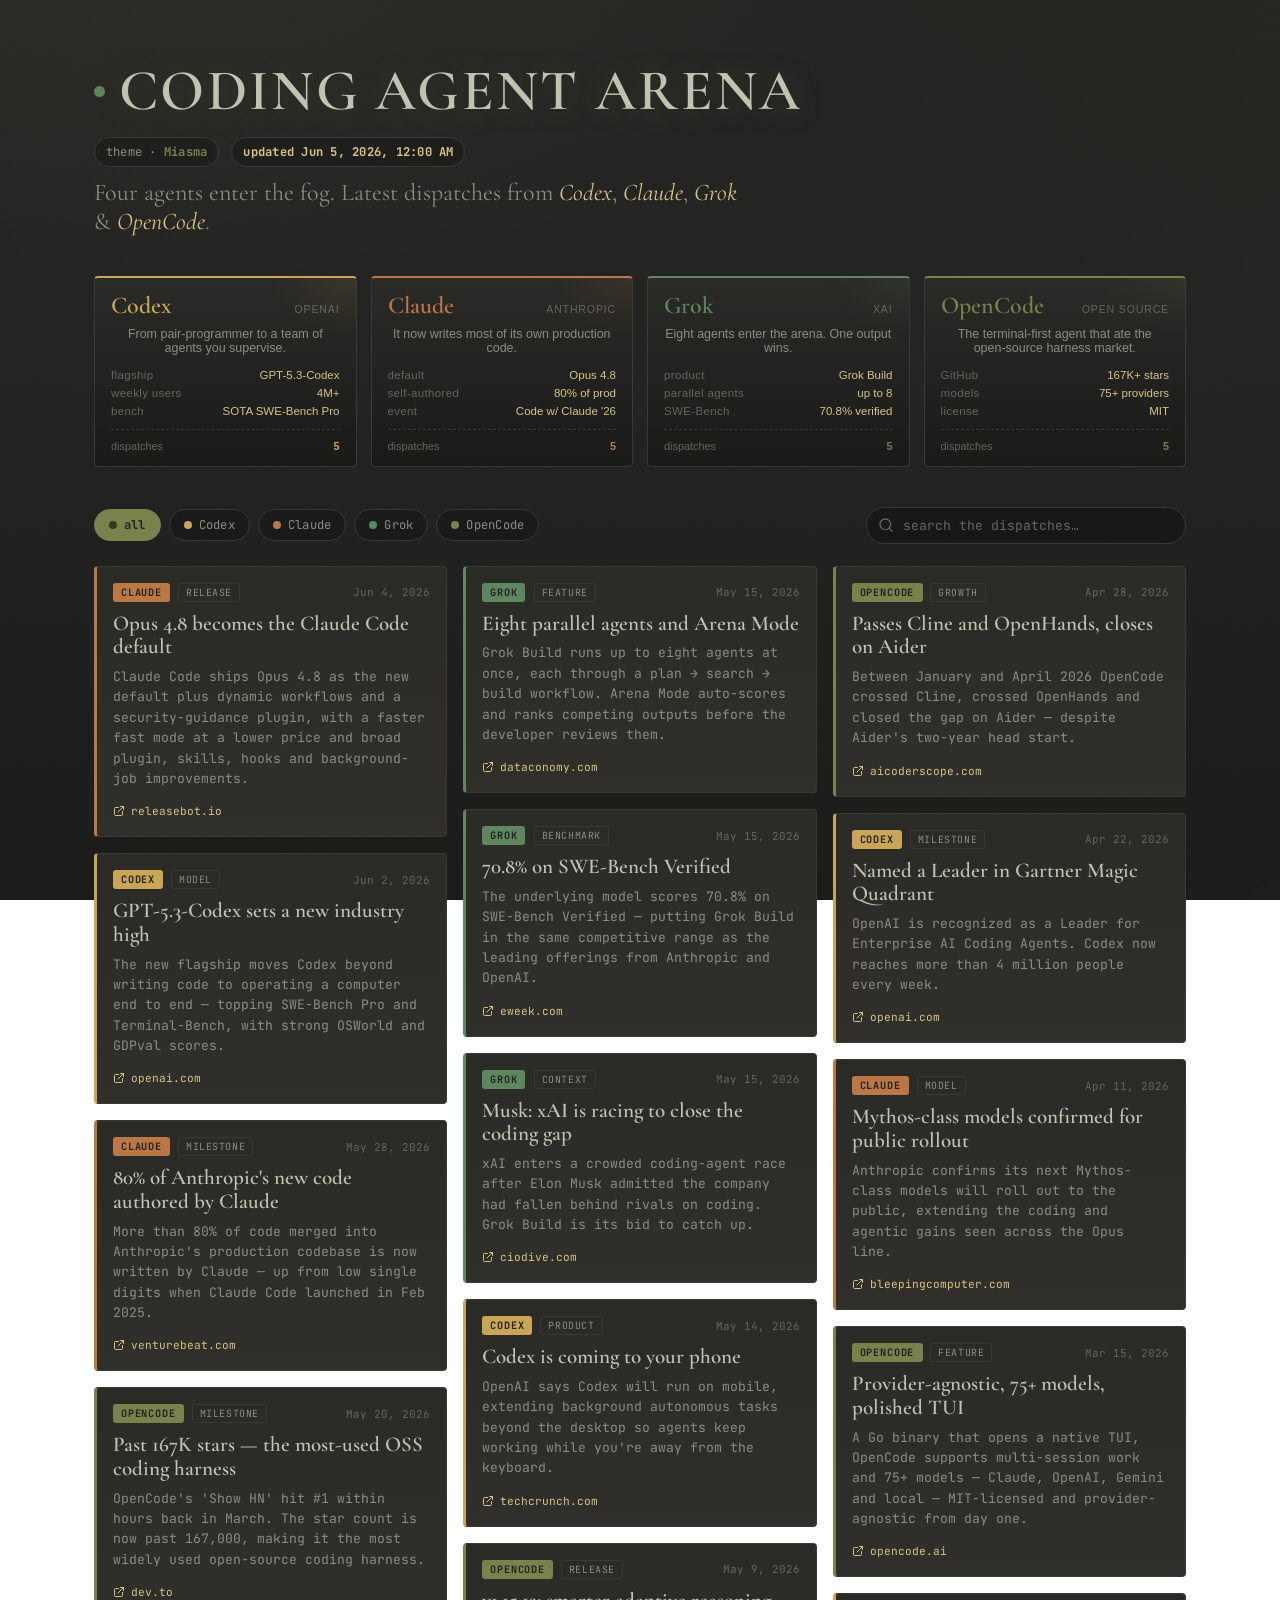
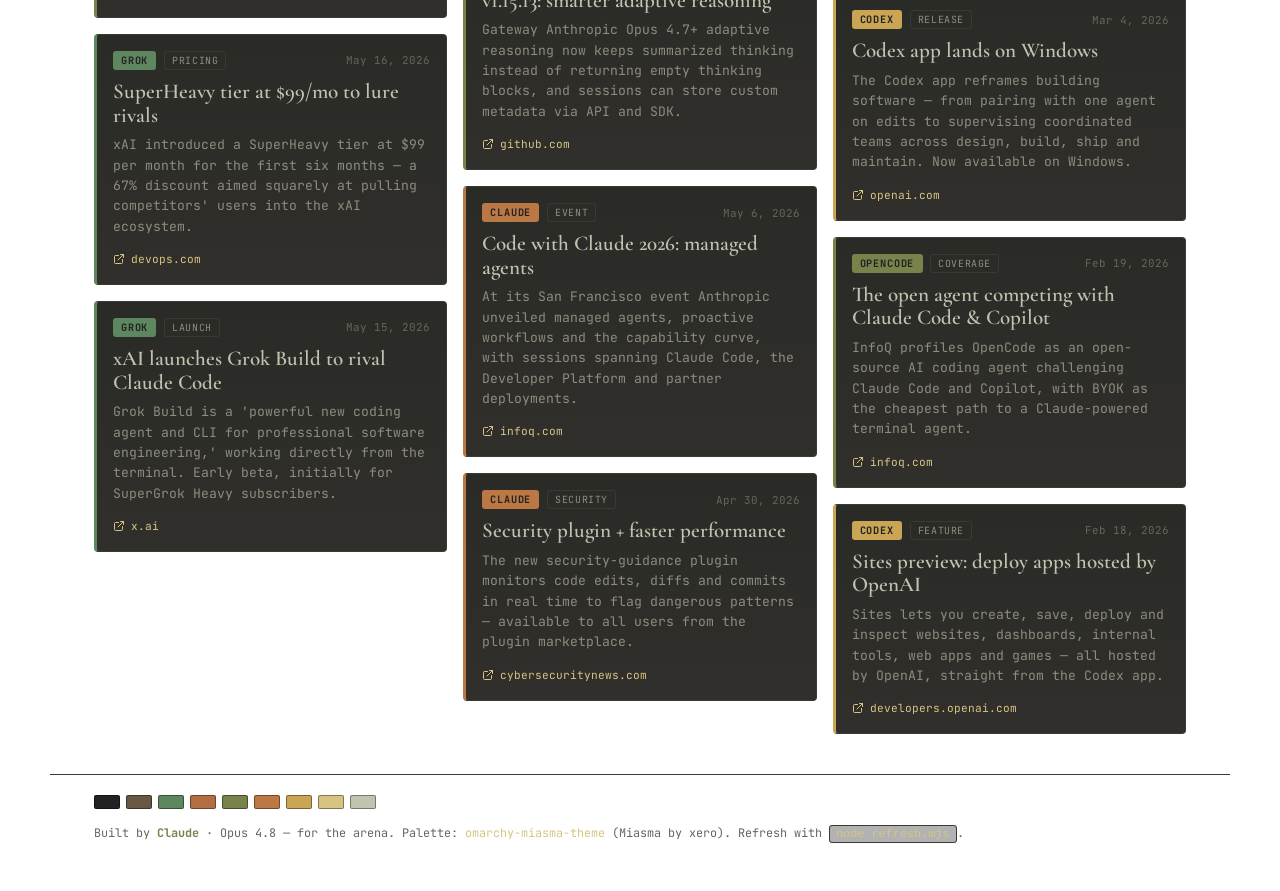
<file: claude/index.html>
<!DOCTYPE html>
<html lang="en">
<head>
  <meta charset="UTF-8" />
  <meta name="viewport" content="width=device-width, initial-scale=1.0" />
  <title>Miasma · Coding Agent Arena</title>
  <meta name="description" content="Latest news on four coding agents — Codex, Claude, Grok, OpenCode — wrapped in the Miasma theme." />

  <!-- Fonts: networked, with solid system fallbacks so file:// still looks right -->
  <link rel="preconnect" href="https://fonts.googleapis.com" />
  <link rel="preconnect" href="https://fonts.gstatic.com" crossorigin />
  <link
    href="https://fonts.googleapis.com/css2?family=Cormorant+Garamond:ital,wght@0,500;0,600;1,500&family=JetBrains+Mono:wght@400;500;700&display=swap"
    rel="stylesheet"
  />
  <link rel="stylesheet" href="styles.css" />
</head>
<body>
  <!-- drifting fog layers -->
  <div class="fog" aria-hidden="true">
    <span class="fog__layer fog__layer--1"></span>
    <span class="fog__layer fog__layer--2"></span>
    <span class="fog__layer fog__layer--3"></span>
  </div>
  <div class="grain" aria-hidden="true"></div>

  <header class="masthead">
    <div class="masthead__row">
      <div class="brand">
        <span class="brand__pulse" title="live"></span>
        <h1 class="brand__title">CODING&nbsp;AGENT&nbsp;ARENA</h1>
      </div>
      <div class="masthead__meta">
        <span class="theme-chip">theme · <strong>Miasma</strong></span>
        <span class="updated" id="updated">updated&nbsp;—</span>
      </div>
    </div>
    <p class="masthead__sub">
      Four agents enter the fog. Latest dispatches from
      <em>Codex</em>, <em>Claude</em>, <em>Grok</em> &amp; <em>OpenCode</em>.
    </p>
  </header>

  <!-- arena: per-agent status tiles -->
  <section class="arena" id="arena" aria-label="Agent standings"></section>

  <!-- controls -->
  <section class="controls">
    <div class="filters" id="filters" role="tablist" aria-label="Filter by agent"></div>
    <div class="search">
      <svg class="search__icon" viewBox="0 0 24 24" aria-hidden="true">
        <path d="M21 21l-4.3-4.3M11 19a8 8 0 1 1 0-16 8 8 0 0 1 0 16z" fill="none" stroke="currentColor" stroke-width="2" stroke-linecap="round"/>
      </svg>
      <input id="search" type="search" placeholder="search the dispatches…" autocomplete="off" />
    </div>
  </section>

  <!-- feed -->
  <main class="feed" id="feed" aria-live="polite"></main>
  <p class="empty" id="empty" hidden>The fog swallows everything. No matching dispatches.</p>

  <footer class="footer">
    <div class="palette" aria-label="Miasma palette">
      <span style="--c:#222222"></span>
      <span style="--c:#685742"></span>
      <span style="--c:#5f875f"></span>
      <span style="--c:#b36d43"></span>
      <span style="--c:#78824b"></span>
      <span style="--c:#bb7744"></span>
      <span style="--c:#c9a554"></span>
      <span style="--c:#d7c483"></span>
      <span style="--c:#c2c2b0"></span>
    </div>
    <p class="footer__line">
      Built by <strong>Claude</strong> · Opus 4.8 — for the arena.
      Palette: <a href="https://github.com/OldJobobo/omarchy-miasma-theme" target="_blank" rel="noopener">omarchy-miasma-theme</a>
      (Miasma by xero). Refresh with <code>node refresh.mjs</code>.
    </p>
  </footer>

  <script src="data.js"></script>
  <script src="app.js"></script>
</body>
</html>
</file>
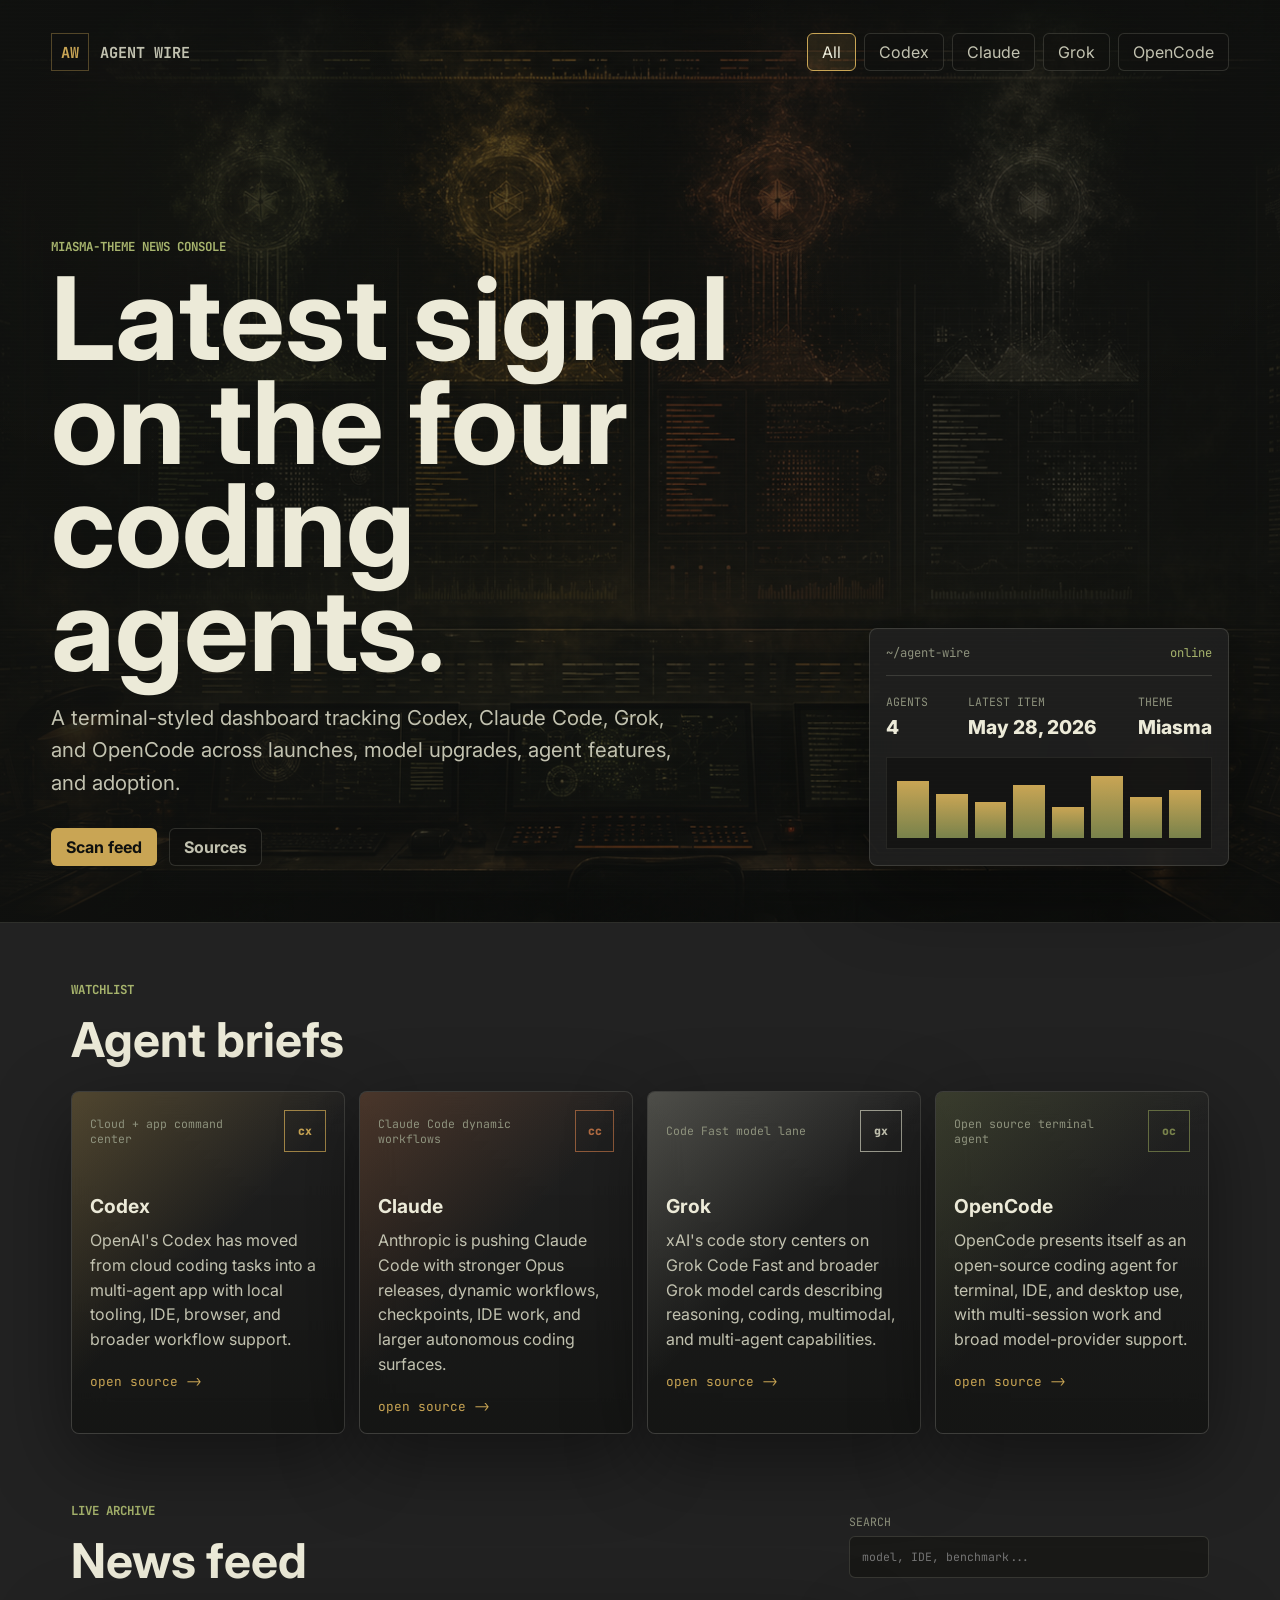
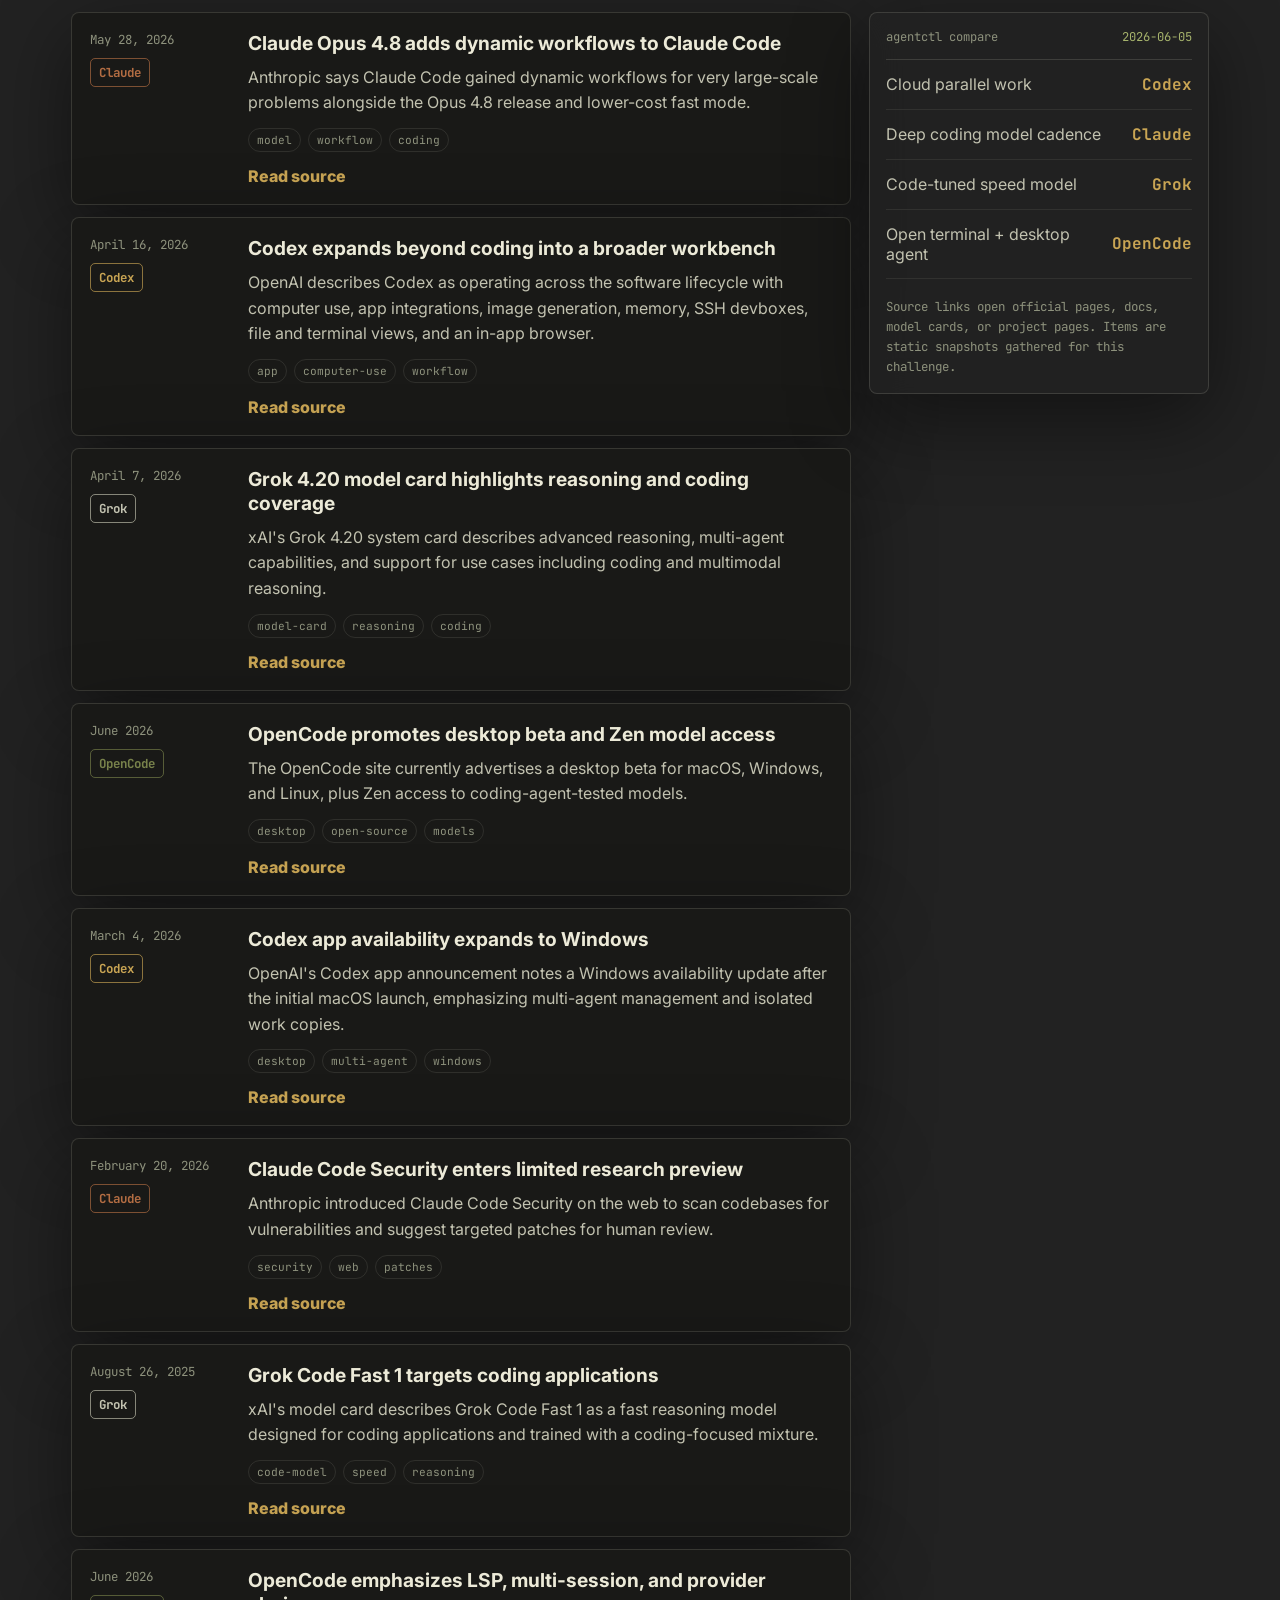
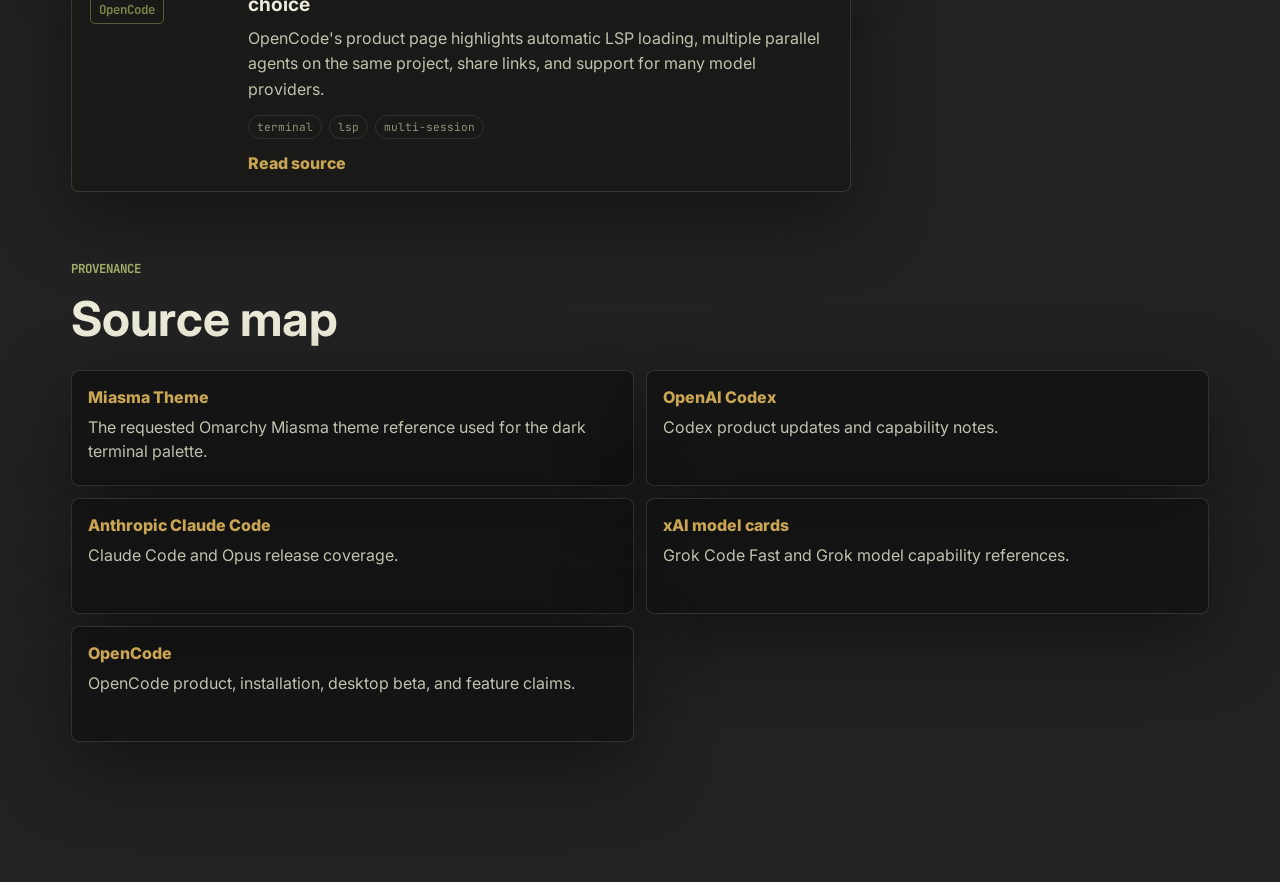
<file: codex/index.html>
<!doctype html>
<html lang="en">
  <head>
    <meta charset="UTF-8" />
    <meta name="viewport" content="width=device-width, initial-scale=1.0" />
    <title>Agent Wire // Miasma News Console</title>
    <link rel="preconnect" href="https://fonts.googleapis.com" />
    <link rel="preconnect" href="https://fonts.gstatic.com" crossorigin />
    <link
      href="https://fonts.googleapis.com/css2?family=Inter:wght@400;500;600;700;800&family=JetBrains+Mono:wght@400;500;700&display=swap"
      rel="stylesheet"
    />
    <link rel="stylesheet" href="styles.css" />
  </head>
  <body>
    <div class="noise" aria-hidden="true"></div>
    <header class="hero">
      <nav class="topbar" aria-label="Dashboard">
        <a class="brand" href="#">
          <span class="brand-mark">aw</span>
          <span>Agent Wire</span>
        </a>
        <div class="nav-actions" aria-label="Agent filters">
          <button class="chip is-active" data-filter="all" type="button">All</button>
          <button class="chip" data-filter="Codex" type="button">Codex</button>
          <button class="chip" data-filter="Claude" type="button">Claude</button>
          <button class="chip" data-filter="Grok" type="button">Grok</button>
          <button class="chip" data-filter="OpenCode" type="button">OpenCode</button>
        </div>
      </nav>

      <section class="hero-grid">
        <div class="headline">
          <p class="eyebrow">miasma-theme news console</p>
          <h1>Latest signal on the four coding agents.</h1>
          <p class="dek">
            A terminal-styled dashboard tracking Codex, Claude Code, Grok, and
            OpenCode across launches, model upgrades, agent features, and adoption.
          </p>
          <div class="hero-actions">
            <a class="primary-action" href="#feed">Scan feed</a>
            <a class="secondary-action" href="#sources">Sources</a>
          </div>
        </div>

        <aside class="status-panel" aria-label="Dashboard status">
          <div class="panel-header">
            <span>~/agent-wire</span>
            <span>online</span>
          </div>
          <dl class="status-list">
            <div>
              <dt>Agents</dt>
              <dd>4</dd>
            </div>
            <div>
              <dt>Latest item</dt>
              <dd>May 28, 2026</dd>
            </div>
            <div>
              <dt>Theme</dt>
              <dd>Miasma</dd>
            </div>
          </dl>
          <div class="meter" aria-label="Signal activity">
            <span style="--level: 81%"></span>
            <span style="--level: 63%"></span>
            <span style="--level: 52%"></span>
            <span style="--level: 75%"></span>
            <span style="--level: 44%"></span>
            <span style="--level: 89%"></span>
            <span style="--level: 58%"></span>
            <span style="--level: 69%"></span>
          </div>
        </aside>
      </section>
    </header>

    <main>
      <section class="agents" aria-labelledby="agents-title">
        <div class="section-heading">
          <p class="eyebrow">watchlist</p>
          <h2 id="agents-title">Agent briefs</h2>
        </div>
        <div class="agent-grid" id="agentGrid"></div>
      </section>

      <section class="console" id="feed" aria-labelledby="feed-title">
        <div class="section-heading feed-heading">
          <div>
            <p class="eyebrow">live archive</p>
            <h2 id="feed-title">News feed</h2>
          </div>
          <label class="search">
            <span>Search</span>
            <input id="searchInput" type="search" placeholder="model, IDE, benchmark..." />
          </label>
        </div>
        <div class="feed-layout">
          <div class="timeline" id="timeline"></div>
          <aside class="command-card">
            <div class="panel-header">
              <span>agentctl compare</span>
              <span>2026-06-05</span>
            </div>
            <div class="compare-row">
              <span>Cloud parallel work</span>
              <strong>Codex</strong>
            </div>
            <div class="compare-row">
              <span>Deep coding model cadence</span>
              <strong>Claude</strong>
            </div>
            <div class="compare-row">
              <span>Code-tuned speed model</span>
              <strong>Grok</strong>
            </div>
            <div class="compare-row">
              <span>Open terminal + desktop agent</span>
              <strong>OpenCode</strong>
            </div>
            <p class="terminal-note">
              Source links open official pages, docs, model cards, or project pages.
              Items are static snapshots gathered for this challenge.
            </p>
          </aside>
        </div>
      </section>

      <section class="sources" id="sources" aria-labelledby="sources-title">
        <div class="section-heading">
          <p class="eyebrow">provenance</p>
          <h2 id="sources-title">Source map</h2>
        </div>
        <div class="source-grid" id="sourceGrid"></div>
      </section>
    </main>

    <script src="script.js"></script>
  </body>
</html>
</file>
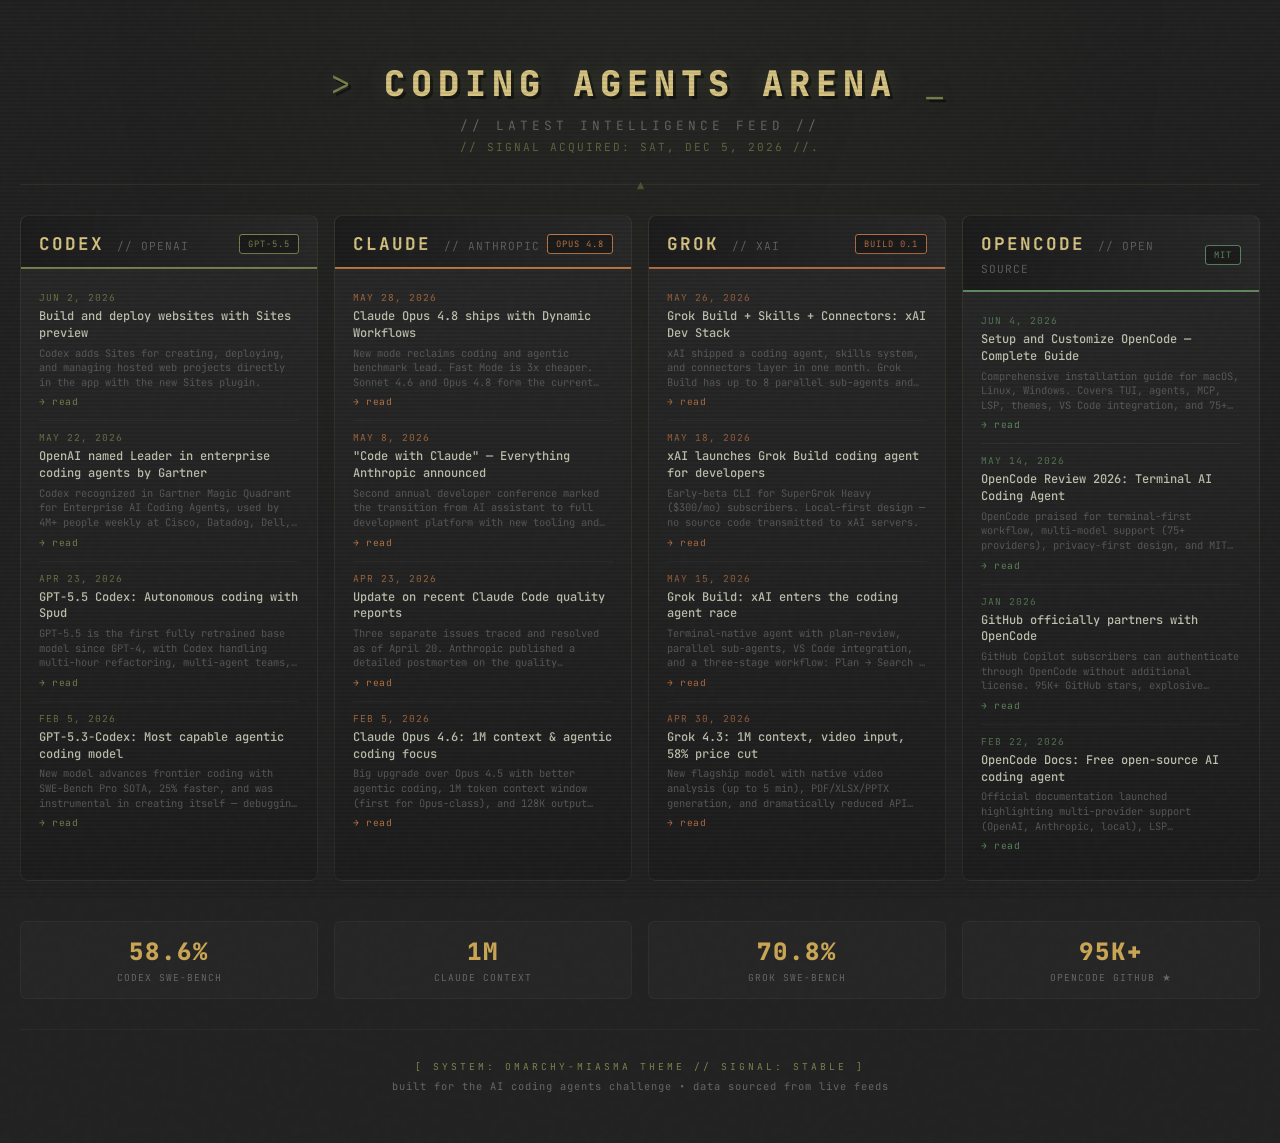
<file: opencode/index.html>
<!DOCTYPE html>
<html lang="en">
<head>
<meta charset="UTF-8">
<meta name="viewport" content="width=device-width, initial-scale=1.0">
<title>AI CODING AGENTS DASHBOARD // MIASMA</title>
<style>
@import url('https://fonts.googleapis.com/css2?family=JetBrains+Mono:wght@300;400;500;700;800&display=swap');

:root {
  --bg: #222222;
  --bg-alt: #1a1a1a;
  --fg: #c2c2b0;
  --accent: #78824b;
  --accent-dim: #5a6236;
  --rust: #685742;
  --green: #5f875f;
  --orange: #b36d43;
  --copper: #bb7744;
  --gold: #c9a554;
  --light-gold: #d7c483;
  --gray: #666666;
  --glow: rgba(120, 130, 75, 0.3);
}

* { margin: 0; padding: 0; box-sizing: border-box; }

body {
  background: var(--bg);
  color: var(--fg);
  font-family: 'JetBrains Mono', monospace;
  min-height: 100vh;
  overflow-x: hidden;
  position: relative;
}

body::before {
  content: '';
  position: fixed;
  top: 0; left: 0; right: 0; bottom: 0;
  background:
    repeating-linear-gradient(
      0deg,
      transparent,
      transparent 2px,
      rgba(0,0,0,0.08) 2px,
      rgba(0,0,0,0.08) 4px
    );
  pointer-events: none;
  z-index: 999;
}

body::after {
  content: '';
  position: fixed;
  top: 0; left: 0; right: 0; bottom: 0;
  background: radial-gradient(ellipse at 50% 0%, rgba(120,130,75,0.05) 0%, transparent 60%);
  pointer-events: none;
  z-index: -1;
}

.container {
  max-width: 1400px;
  margin: 0 auto;
  padding: 20px;
  position: relative;
}

/* HEADER */
.header {
  text-align: center;
  padding: 40px 20px 30px;
  position: relative;
  border-bottom: 1px solid rgba(120,130,75,0.2);
  margin-bottom: 30px;
}

.header::after {
  content: '▲';
  position: absolute;
  bottom: -10px;
  left: 50%;
  transform: translateX(-50%);
  color: var(--accent);
  font-size: 12px;
  opacity: 0.5;
}

.header h1 {
  font-size: 2.2rem;
  font-weight: 800;
  letter-spacing: 6px;
  text-transform: uppercase;
  color: var(--light-gold);
  text-shadow:
    0 0 20px var(--glow),
    3px 3px 0 rgba(0,0,0,0.5);
  position: relative;
  display: inline-block;
}

.header h1::before {
  content: '> ';
  color: var(--accent);
  font-weight: 300;
}

.header h1::after {
  content: ' _';
  color: var(--accent);
  font-weight: 300;
  animation: blink 1.2s step-end infinite;
}

@keyframes blink {
  50% { opacity: 0; }
}

.header .subtitle {
  font-size: 0.8rem;
  color: var(--gray);
  letter-spacing: 4px;
  text-transform: uppercase;
  margin-top: 10px;
}

.header .date-display {
  font-size: 0.7rem;
  color: var(--accent);
  letter-spacing: 2px;
  margin-top: 6px;
  opacity: 0.7;
}

/* GRID */
.agents-grid {
  display: grid;
  grid-template-columns: repeat(4, 1fr);
  gap: 16px;
  margin-bottom: 40px;
}

@media (max-width: 1100px) {
  .agents-grid { grid-template-columns: repeat(2, 1fr); }
}
@media (max-width: 600px) {
  .agents-grid { grid-template-columns: 1fr; }
}

/* AGENT CARD */
.agent-card {
  background: linear-gradient(180deg, #2a2a2a 0%, #1e1e1e 100%);
  border: 1px solid rgba(120,130,75,0.15);
  border-radius: 8px;
  overflow: hidden;
  transition: all 0.3s ease;
  position: relative;
}

.agent-card:hover {
  border-color: var(--accent);
  box-shadow: 0 0 30px var(--glow), inset 0 0 30px rgba(120,130,75,0.05);
  transform: translateY(-2px);
}

.agent-card.card-codex { --card-accent: #78824b; }
.agent-card.card-claude { --card-accent: #bb7744; }
.agent-card.card-grok { --card-accent: #b36d43; }
.agent-card.card-opencode { --card-accent: #5f875f; }

.agent-card .card-header {
  padding: 16px 18px 12px;
  border-bottom: 2px solid var(--card-accent);
  display: flex;
  align-items: center;
  justify-content: space-between;
  background: linear-gradient(90deg, rgba(0,0,0,0.3) 0%, transparent 100%);
}

.agent-card .card-header .agent-name {
  font-size: 1.1rem;
  font-weight: 700;
  color: var(--light-gold);
  letter-spacing: 2px;
  text-transform: uppercase;
}

.agent-card .card-header .agent-name span {
  color: var(--gray);
  font-weight: 300;
  font-size: 0.7rem;
  letter-spacing: 1px;
}

.agent-card .card-header .agent-badge {
  font-size: 0.55rem;
  padding: 3px 8px;
  border: 1px solid var(--card-accent);
  border-radius: 3px;
  color: var(--card-accent);
  letter-spacing: 1px;
  text-transform: uppercase;
  background: rgba(0,0,0,0.3);
}

.agent-card .card-body {
  padding: 12px 18px 16px;
}

/* NEWS ITEMS */
.news-item {
  padding: 10px 0;
  border-bottom: 1px solid rgba(255,255,255,0.04);
}

.news-item:last-child {
  border-bottom: none;
}

.news-item .news-date {
  font-size: 0.6rem;
  color: var(--card-accent);
  letter-spacing: 1px;
  text-transform: uppercase;
  margin-bottom: 4px;
  opacity: 0.8;
}

.news-item .news-title {
  font-size: 0.75rem;
  font-weight: 500;
  color: var(--fg);
  line-height: 1.4;
  margin-bottom: 4px;
  display: -webkit-box;
  -webkit-line-clamp: 2;
  -webkit-box-orient: vertical;
  overflow: hidden;
}

.news-item .news-snippet {
  font-size: 0.65rem;
  color: var(--gray);
  line-height: 1.4;
  display: -webkit-box;
  -webkit-line-clamp: 3;
  -webkit-box-orient: vertical;
  overflow: hidden;
  opacity: 0.8;
}

.news-item .news-link {
  display: inline-block;
  font-size: 0.6rem;
  color: var(--card-accent);
  text-decoration: none;
  margin-top: 4px;
  letter-spacing: 0.5px;
  transition: all 0.2s;
  border-bottom: 1px solid transparent;
}

.news-item .news-link:hover {
  color: var(--light-gold);
  border-bottom-color: var(--card-accent);
}

.news-item .news-link::before {
  content: '→ ';
}

/* STATS BAR */
.stats-bar {
  display: grid;
  grid-template-columns: repeat(4, 1fr);
  gap: 16px;
  margin-top: 20px;
}

.stat-item {
  background: rgba(255,255,255,0.02);
  border: 1px solid rgba(120,130,75,0.1);
  border-radius: 6px;
  padding: 14px;
  text-align: center;
}

.stat-item .stat-value {
  font-size: 1.5rem;
  font-weight: 800;
  color: var(--gold);
  letter-spacing: 2px;
}

.stat-item .stat-label {
  font-size: 0.6rem;
  color: var(--gray);
  text-transform: uppercase;
  letter-spacing: 1px;
  margin-top: 4px;
}

/* FOOTER */
.footer {
  text-align: center;
  padding: 30px 20px;
  border-top: 1px solid rgba(120,130,75,0.1);
  margin-top: 30px;
}

.footer p {
  font-size: 0.65rem;
  color: var(--gray);
  letter-spacing: 1px;
}

.footer .glitch-text {
  color: var(--accent);
  font-size: 0.6rem;
  letter-spacing: 3px;
  text-transform: uppercase;
  margin-bottom: 6px;
}

/* SCROLLBAR */
::-webkit-scrollbar { width: 6px; }
::-webkit-scrollbar-track { background: var(--bg-alt); }
::-webkit-scrollbar-thumb { background: var(--accent-dim); border-radius: 3px; }
::-webkit-scrollbar-thumb:hover { background: var(--accent); }

/* GLITCH EFFECT */
@keyframes glitch {
  0% { transform: translate(0); }
  20% { transform: translate(-1px, 1px); }
  40% { transform: translate(1px, -1px); }
  60% { transform: translate(-1px, -1px); }
  80% { transform: translate(1px, 1px); }
  100% { transform: translate(0); }
}

.glitch-hover:hover {
  animation: glitch 0.3s ease-in-out;
}

/* RESPONSIVE STATS */
@media (max-width: 600px) {
  .stats-bar { grid-template-columns: repeat(2, 1fr); }
  .header h1 { font-size: 1.3rem; letter-spacing: 3px; }
}

/* SHIMMER */
@keyframes shimmer {
  0% { background-position: -200% 0; }
  100% { background-position: 200% 0; }
}

.loading-pulse {
  display: inline-block;
  width: 6px;
  height: 6px;
  background: var(--accent);
  border-radius: 50%;
  animation: pulse 1.5s ease-in-out infinite;
}

@keyframes pulse {
  0%, 100% { opacity: 0.3; }
  50% { opacity: 1; }
}

/* NOISE OVERLAY FOR EXTRA GRUNGE */
.noise {
  position: fixed;
  top: -50%;
  left: -50%;
  width: 200%;
  height: 200%;
  pointer-events: none;
  z-index: 998;
  opacity: 0.015;
  background-image: url("data:image/svg+xml,%3Csvg viewBox='0 0 256 256' xmlns='http://www.w3.org/2000/svg'%3E%3Cfilter id='n'%3E%3CfeTurbulence type='fractalNoise' baseFrequency='0.85' numOctaves='4' stitchTiles='stitch'/%3E%3C/filter%3E%3Crect width='100%25' height='100%25' filter='url(%23n)'/%3E%3C/svg%3E");
  animation: noiseAnim 0.5s steps(4) infinite;
}

@keyframes noiseAnim {
  0% { transform: translate(0, 0); }
  10% { transform: translate(-5%, -5%); }
  20% { transform: translate(-10%, 5%); }
  30% { transform: translate(5%, -10%); }
  40% { transform: translate(-5%, 15%); }
  50% { transform: translate(-10%, 5%); }
  60% { transform: translate(15%, 0); }
  70% { transform: translate(0, 10%); }
  80% { transform: translate(-15%, 0); }
  90% { transform: translate(10%, 5%); }
  100% { transform: translate(5%, 0); }
}
</style>
</head>
<body>

<div class="noise"></div>

<div class="container">
  <header class="header">
    <h1>CODING AGENTS ARENA</h1>
    <p class="subtitle">// latest intelligence feed //</p>
    <p class="date-display" id="dateDisplay">SCANNING SIGNAL...</p>
  </header>

  <div class="agents-grid" id="agentsGrid">
  </div>

  <div class="stats-bar" id="statsBar">
  </div>

  <footer class="footer">
    <p class="glitch-text">[ system: omarchy-miasma theme // signal: stable ]</p>
    <p>built for the AI coding agents challenge &bull; data sourced from live feeds</p>
  </footer>
</div>

<script>
const agents = [
  {
    id: 'codex',
    name: 'CODEX',
    maker: 'OpenAI',
    badge: 'GPT-5.5',
    accent: '#78824b',
    stats: { label: 'SWE-Bench', value: '58.6%' },
    news: [
      {
        date: 'Jun 2, 2026',
        title: 'Build and deploy websites with Sites preview',
        snippet: 'Codex adds Sites for creating, deploying, and managing hosted web projects directly in the app with the new Sites plugin.',
        url: 'https://releasebot.io/updates/openai/codex'
      },
      {
        date: 'May 22, 2026',
        title: 'OpenAI named Leader in enterprise coding agents by Gartner',
        snippet: 'Codex recognized in Gartner Magic Quadrant for Enterprise AI Coding Agents, used by 4M+ people weekly at Cisco, Datadog, Dell, NVIDIA.',
        url: 'https://openai.com/index/gartner-2026-agentic-coding-leader/'
      },
      {
        date: 'Apr 23, 2026',
        title: 'GPT-5.5 Codex: Autonomous coding with Spud',
        snippet: 'GPT-5.5 is the first fully retrained base model since GPT-4, with Codex handling multi-hour refactoring, multi-agent teams, and CI/CD integration.',
        url: 'https://lushbinary.com/blog/gpt-5-5-codex-autonomous-coding-agents-guide'
      },
      {
        date: 'Feb 5, 2026',
        title: 'GPT-5.3-Codex: Most capable agentic coding model',
        snippet: 'New model advances frontier coding with SWE-Bench Pro SOTA, 25% faster, and was instrumental in creating itself — debugging its own training.',
        url: 'https://openai.com/index/introducing-gpt-5-3-codex'
      }
    ]
  },
  {
    id: 'claude',
    name: 'CLAUDE',
    maker: 'Anthropic',
    badge: 'Opus 4.8',
    accent: '#bb7744',
    stats: { label: 'Context', value: '1M' },
    news: [
      {
        date: 'May 28, 2026',
        title: 'Claude Opus 4.8 ships with Dynamic Workflows',
        snippet: 'New mode reclaims coding and agentic benchmark lead. Fast Mode is 3x cheaper. Sonnet 4.6 and Opus 4.8 form the current frontier lineup.',
        url: 'https://osasai.com/blog/ai-news-first-week-june-2026'
      },
      {
        date: 'May 8, 2026',
        title: '"Code with Claude" — Everything Anthropic announced',
        snippet: 'Second annual developer conference marked the transition from AI assistant to full development platform with new tooling and API capabilities.',
        url: 'https://digitrendz.blog/tech-news/181550/the-complete-guide-to-code-with-claude-2026-everything-anthropic-just-announced/'
      },
      {
        date: 'Apr 23, 2026',
        title: 'Update on recent Claude Code quality reports',
        snippet: 'Three separate issues traced and resolved as of April 20. Anthropic published a detailed postmortem on the quality regression.',
        url: 'https://www.anthropic.com/engineering/april-23-postmortem'
      },
      {
        date: 'Feb 5, 2026',
        title: 'Claude Opus 4.6: 1M context & agentic coding focus',
        snippet: 'Big upgrade over Opus 4.5 with better agentic coding, 1M token context window (first for Opus-class), and 128K output capability.',
        url: 'https://philippdubach.com/posts/claude-opus-4.6-anthropics-new-flagship-ai-model-for-agentic-coding/'
      }
    ]
  },
  {
    id: 'grok',
    name: 'GROK',
    maker: 'xAI',
    badge: 'Build 0.1',
    accent: '#b36d43',
    stats: { label: 'SWE-Bench', value: '70.8%' },
    news: [
      {
        date: 'May 26, 2026',
        title: 'Grok Build + Skills + Connectors: xAI Dev Stack',
        snippet: 'xAI shipped a coding agent, skills system, and connectors layer in one month. Grok Build has up to 8 parallel sub-agents and 256K context.',
        url: 'https://codersera.com/blog/xai-grok-build-skills-connectors-guide-2026/'
      },
      {
        date: 'May 18, 2026',
        title: 'xAI launches Grok Build coding agent for developers',
        snippet: 'Early-beta CLI for SuperGrok Heavy ($300/mo) subscribers. Local-first design — no source code transmitted to xAI servers.',
        url: 'https://www.eweek.com/news/xai-grok-build-coding-agent/'
      },
      {
        date: 'May 15, 2026',
        title: 'Grok Build: xAI enters the coding agent race',
        snippet: 'Terminal-native agent with plan-review, parallel sub-agents, VS Code integration, and a three-stage workflow: Plan → Search → Execute.',
        url: 'https://pasqualepillitteri.it/en/news/2584/grok-build-xai-cli-2026'
      },
      {
        date: 'Apr 30, 2026',
        title: 'Grok 4.3: 1M context, video input, 58% price cut',
        snippet: 'New flagship model with native video analysis (up to 5 min), PDF/XLSX/PPTX generation, and dramatically reduced API pricing.',
        url: 'https://mysummit.school/blog/en/grok-xai-review-2026'
      }
    ]
  },
  {
    id: 'opencode',
    name: 'OPENCODE',
    maker: 'Open Source',
    badge: 'MIT',
    accent: '#5f875f',
    stats: { label: 'GitHub ★', value: '95K+' },
    news: [
      {
        date: 'Jun 4, 2026',
        title: 'Setup and Customize OpenCode — Complete Guide',
        snippet: 'Comprehensive installation guide for macOS, Linux, Windows. Covers TUI, agents, MCP, LSP, themes, VS Code integration, and 75+ providers.',
        url: 'https://computingforgeeks.com/setup-opencode-ai-coding-agent'
      },
      {
        date: 'May 14, 2026',
        title: 'OpenCode Review 2026: Terminal AI Coding Agent',
        snippet: 'OpenCode praised for terminal-first workflow, multi-model support (75+ providers), privacy-first design, and MIT license. Dominant open-source coding agent.',
        url: 'https://ohaiknow.com/reviews/opencode'
      },
      {
        date: 'Jan 2026',
        title: 'GitHub officially partners with OpenCode',
        snippet: 'GitHub Copilot subscribers can authenticate through OpenCode without additional license. 95K+ GitHub stars, explosive growth as open-source Claude Code alternative.',
        url: 'https://morphllm.com/best-ai-coding-agents-2026'
      },
      {
        date: 'Feb 22, 2026',
        title: 'OpenCode Docs: Free open-source AI coding agent',
        snippet: 'Official documentation launched highlighting multi-provider support (OpenAI, Anthropic, local), LSP integration, and multi-session parallel agents.',
        url: 'https://open-code.ai/en'
      }
    ]
  }
];

function render() {
  const grid = document.getElementById('agentsGrid');
  const statsBar = document.getElementById('statsBar');

  grid.innerHTML = agents.map(agent => `
    <div class="agent-card card-${agent.id}">
      <div class="card-header">
        <div class="agent-name">
          ${agent.name}
          <span>// ${agent.maker}</span>
        </div>
        <div class="agent-badge glitch-hover">${agent.badge}</div>
      </div>
      <div class="card-body">
        ${agent.news.map(item => `
          <div class="news-item">
            <div class="news-date">${item.date}</div>
            <div class="news-title">${item.title}</div>
            <div class="news-snippet">${item.snippet}</div>
            <a class="news-link" href="${item.url}" target="_blank" rel="noopener">read</a>
          </div>
        `).join('')}
      </div>
    </div>
  `).join('');

  statsBar.innerHTML = agents.map(agent => `
    <div class="stat-item">
      <div class="stat-value">${agent.stats.value}</div>
      <div class="stat-label">${agent.name} ${agent.stats.label}</div>
    </div>
  `).join('');
}

// Date display
function updateDate() {
  const now = new Date();
  const opts = { weekday: 'short', year: 'numeric', month: 'short', day: 'numeric' };
  document.getElementById('dateDisplay').textContent =
    `// SIGNAL ACQUIRED: ${now.toLocaleDateString('en-US', opts).toUpperCase()} //`;
}

updateDate();
render();

// Trigger re-scan
setInterval(() => {
  const dateEl = document.getElementById('dateDisplay');
  const dots = dateEl.textContent.match(/\./g)?.length || 0;
  if (dots < 3) {
    dateEl.textContent += '.';
  } else {
    updateDate();
  }
}, 3000);
</script>
</body>
</html>
</file>
<file: claude/styles.css>
/* ============================================================
   Miasma · Coding Agent Arena
   Palette from omarchy-miasma-theme (Miasma by xero)
   ============================================================ */
:root {
  --bg:            #222222;
  --bg-deep:       #1a1a19;
  --panel:         #2a2a27;
  --panel-2:       #302f2b;
  --line:          #3a3a35;
  --fg:            #c2c2b0;
  --fg-dim:        #8d8d7e;
  --fg-faint:      #66665d;

  --moss:          #78824b;  /* accent */
  --brown:         #685742;
  --green:         #5f875f;
  --rust:          #b36d43;
  --orange:        #bb7744;
  --gold:          #c9a554;
  --pale:          #d7c483;
  --grey:          #666666;

  --accent:        var(--moss);
  --serif: "Cormorant Garamond", "Iowan Old Style", Georgia, "Times New Roman", serif;
  --mono: "JetBrains Mono", ui-monospace, SFMono-Regular, "SF Mono", Menlo, Consolas, monospace;

  --radius: 4px;
  --shadow: 0 18px 48px -20px rgba(0,0,0,.8);
  --maxw: 1180px;
}

* { box-sizing: border-box; }

html { scroll-behavior: smooth; }

body {
  margin: 0;
  min-height: 100vh;
  font-family: var(--mono);
  color: var(--fg);
  background:
    radial-gradient(1200px 600px at 12% -8%, #2b2b26 0%, transparent 60%),
    radial-gradient(1000px 700px at 110% 0%, #25251f 0%, transparent 55%),
    linear-gradient(180deg, #232320 0%, var(--bg) 40%, var(--bg-deep) 100%);
  background-attachment: fixed;
  -webkit-font-smoothing: antialiased;
  text-rendering: optimizeLegibility;
  overflow-x: hidden;
}

a { color: var(--pale); text-decoration: none; }
a:hover { color: var(--gold); }

/* ---------- atmosphere: drifting fog + grain ---------- */
.fog { position: fixed; inset: 0; z-index: 0; pointer-events: none; overflow: hidden; }
.fog__layer {
  position: absolute;
  width: 160vmax; height: 160vmax;
  top: 50%; left: 50%;
  border-radius: 45%;
  opacity: .06;
  mix-blend-mode: screen;
  will-change: transform;
}
.fog__layer--1 {
  background: radial-gradient(closest-side, var(--moss), transparent 70%);
  animation: drift1 46s linear infinite;
}
.fog__layer--2 {
  background: radial-gradient(closest-side, var(--gold), transparent 70%);
  opacity: .05;
  animation: drift2 63s linear infinite;
}
.fog__layer--3 {
  background: radial-gradient(closest-side, var(--rust), transparent 70%);
  opacity: .045;
  animation: drift3 81s linear infinite;
}
@keyframes drift1 { from { transform: translate(-60%,-55%) rotate(0deg); } to { transform: translate(-40%,-45%) rotate(360deg); } }
@keyframes drift2 { from { transform: translate(-45%,-50%) rotate(0deg); } to { transform: translate(-55%,-55%) rotate(-360deg); } }
@keyframes drift3 { from { transform: translate(-50%,-45%) rotate(0deg); } to { transform: translate(-50%,-60%) rotate(360deg); } }

.grain {
  position: fixed; inset: 0; z-index: 1; pointer-events: none; opacity: .35;
  background-image: url("data:image/svg+xml,%3Csvg xmlns='http://www.w3.org/2000/svg' width='160' height='160'%3E%3Cfilter id='n'%3E%3CfeTurbulence type='fractalNoise' baseFrequency='0.85' numOctaves='2' stitchTiles='stitch'/%3E%3C/filter%3E%3Crect width='100%25' height='100%25' filter='url(%23n)' opacity='0.5'/%3E%3C/svg%3E");
  mix-blend-mode: overlay;
}

/* ---------- layout shell ---------- */
.masthead, .arena, .controls, .feed, .footer {
  position: relative; z-index: 2;
  width: 100%; max-width: var(--maxw);
  margin-inline: auto;
  padding-inline: clamp(18px, 4vw, 44px);
}

/* ---------- masthead ---------- */
.masthead { padding-top: clamp(34px, 6vw, 64px); }
.masthead__row {
  display: flex; align-items: center; justify-content: space-between;
  gap: 18px; flex-wrap: wrap;
}
.brand { display: flex; align-items: center; gap: 14px; }
.brand__pulse {
  width: 11px; height: 11px; border-radius: 50%;
  background: var(--green);
  box-shadow: 0 0 0 0 rgba(95,135,95,.7);
  animation: pulse 2.4s infinite;
}
@keyframes pulse {
  0%   { box-shadow: 0 0 0 0 rgba(95,135,95,.55); }
  70%  { box-shadow: 0 0 0 12px rgba(95,135,95,0); }
  100% { box-shadow: 0 0 0 0 rgba(95,135,95,0); }
}
.brand__title {
  font-family: var(--serif);
  font-weight: 600;
  letter-spacing: .04em;
  font-size: clamp(2rem, 5.4vw, 3.6rem);
  line-height: .95; margin: 0;
  color: var(--fg);
  text-shadow: 0 2px 30px rgba(120,130,75,.25);
}
.masthead__meta { display: flex; align-items: center; gap: 12px; flex-wrap: wrap; font-size: .76rem; }
.theme-chip, .updated {
  border: 1px solid var(--line);
  background: rgba(0,0,0,.22);
  padding: 6px 11px; border-radius: 999px;
  color: var(--fg-dim);
  letter-spacing: .02em;
}
.theme-chip strong { color: var(--moss); }
.updated strong { color: var(--pale); }

.masthead__sub {
  font-family: var(--serif);
  font-size: clamp(1.05rem, 2.4vw, 1.5rem);
  color: var(--fg-dim);
  margin: .7rem 0 0;
  max-width: 60ch;
}
.masthead__sub em { color: var(--pale); font-style: italic; }

/* ---------- arena tiles ---------- */
.arena {
  margin-top: clamp(26px, 4vw, 40px);
  display: grid;
  grid-template-columns: repeat(4, 1fr);
  gap: 14px;
}
.tile {
  position: relative;
  border: 1px solid var(--line);
  border-top: 2px solid var(--agent, var(--moss));
  background: linear-gradient(180deg, var(--panel) 0%, var(--bg-deep) 100%);
  border-radius: var(--radius);
  padding: 16px 16px 14px;
  overflow: hidden;
  transition: transform .25s ease, box-shadow .25s ease, border-color .25s ease;
}
.tile::after {
  content: ""; position: absolute; inset: 0;
  background: radial-gradient(120px 80px at 100% 0%, var(--agent), transparent 70%);
  opacity: .10; pointer-events: none;
}
.tile:hover { transform: translateY(-3px); box-shadow: var(--shadow); }
.tile__head { display: flex; align-items: baseline; justify-content: space-between; gap: 8px; }
.tile__name {
  font-family: var(--serif); font-weight: 600;
  font-size: 1.5rem; line-height: 1; color: var(--agent, var(--fg));
}
.tile__vendor { font-size: .66rem; color: var(--fg-faint); letter-spacing: .08em; text-transform: uppercase; }
.tile__tag { margin: 9px 0 12px; font-size: .78rem; color: var(--fg-dim); min-height: 2.4em; }
.tile__stats { display: grid; gap: 6px; }
.stat { display: flex; align-items: baseline; justify-content: space-between; gap: 10px; font-size: .72rem; }
.stat__label { color: var(--fg-faint); letter-spacing: .03em; }
.stat__value { color: var(--pale); font-weight: 500; text-align: right; }
.tile__count {
  margin-top: 12px; padding-top: 10px; border-top: 1px dashed var(--line);
  font-size: .68rem; color: var(--fg-faint); display: flex; justify-content: space-between;
}
.tile__count b { color: var(--agent); }

/* ---------- controls ---------- */
.controls {
  margin-top: clamp(26px, 4vw, 40px);
  display: flex; align-items: center; justify-content: space-between;
  gap: 16px; flex-wrap: wrap;
}
.filters { display: flex; gap: 8px; flex-wrap: wrap; }
.chip {
  font-family: var(--mono); font-size: .76rem; letter-spacing: .02em;
  color: var(--fg-dim);
  background: rgba(0,0,0,.2);
  border: 1px solid var(--line);
  border-radius: 999px;
  padding: 7px 14px; cursor: pointer;
  transition: all .18s ease;
  display: inline-flex; align-items: center; gap: 7px;
}
.chip:hover { color: var(--fg); border-color: var(--fg-faint); }
.chip .dot { width: 8px; height: 8px; border-radius: 50%; background: var(--chip, var(--moss)); }
.chip[aria-selected="true"] {
  color: var(--bg); background: var(--chip, var(--moss));
  border-color: var(--chip, var(--moss)); font-weight: 700;
}
.chip[aria-selected="true"] .dot { background: rgba(0,0,0,.55); }

.search { position: relative; min-width: 230px; flex: 0 1 320px; }
.search__icon {
  position: absolute; left: 12px; top: 50%; transform: translateY(-50%);
  width: 16px; height: 16px; color: var(--fg-faint);
}
#search {
  width: 100%;
  font-family: var(--mono); font-size: .82rem; color: var(--fg);
  background: rgba(0,0,0,.28);
  border: 1px solid var(--line); border-radius: 999px;
  padding: 9px 14px 9px 36px;
  outline: none; transition: border-color .18s ease, box-shadow .18s ease;
}
#search::placeholder { color: var(--fg-faint); }
#search:focus { border-color: var(--moss); box-shadow: 0 0 0 3px rgba(120,130,75,.18); }

/* ---------- feed ---------- */
.feed {
  margin-top: 22px; padding-bottom: 10px;
  columns: 3 320px;
  column-gap: 16px;
}
.card {
  break-inside: avoid;
  display: block;
  margin-bottom: 16px;
  border: 1px solid var(--line);
  border-left: 3px solid var(--agent, var(--moss));
  background: linear-gradient(180deg, var(--panel) 0%, var(--panel-2) 100%);
  border-radius: var(--radius);
  padding: 16px 16px 14px;
  transition: transform .2s ease, box-shadow .2s ease, border-color .2s ease;
  animation: rise .5s ease both;
}
.card:hover {
  transform: translateY(-2px);
  box-shadow: 0 16px 36px -22px rgba(0,0,0,.85), inset 0 0 0 1px rgba(199,199,199,.04);
  border-left-color: var(--agent);
}
@keyframes rise { from { opacity: 0; transform: translateY(10px); } to { opacity: 1; transform: none; } }

.card__top { display: flex; align-items: center; gap: 8px; margin-bottom: 10px; flex-wrap: wrap; }
.badge {
  font-size: .64rem; letter-spacing: .08em; text-transform: uppercase;
  color: var(--bg); background: var(--agent, var(--moss));
  padding: 3px 8px; border-radius: 3px; font-weight: 700;
}
.tag {
  font-size: .62rem; letter-spacing: .06em; text-transform: uppercase;
  color: var(--fg-dim); border: 1px solid var(--line);
  padding: 2px 7px; border-radius: 3px;
}
.card__date { margin-left: auto; font-size: .68rem; color: var(--fg-faint); }
.card__title {
  font-family: var(--serif); font-weight: 600;
  font-size: 1.32rem; line-height: 1.12; margin: 0 0 8px; color: var(--fg);
}
.card__summary { font-size: .82rem; line-height: 1.55; color: var(--fg-dim); margin: 0 0 12px; }
.card__src {
  display: inline-flex; align-items: center; gap: 6px;
  font-size: .7rem; color: var(--pale);
}
.card__src:hover { color: var(--gold); }
.card__src svg { width: 12px; height: 12px; }

.empty {
  position: relative; z-index: 2; text-align: center;
  font-family: var(--serif); font-size: 1.4rem; font-style: italic;
  color: var(--fg-faint); margin: 60px auto; max-width: var(--maxw);
}

/* ---------- footer ---------- */
.footer {
  margin-top: 30px; padding-top: 20px; padding-bottom: 48px;
  border-top: 1px solid var(--line);
}
.palette { display: flex; gap: 6px; margin-bottom: 14px; }
.palette span { width: 26px; height: 14px; border-radius: 2px; background: var(--c); border: 1px solid rgba(0,0,0,.4); }
.footer__line { font-size: .74rem; color: var(--fg-faint); line-height: 1.7; margin: 0; }
.footer__line strong { color: var(--moss); }
.footer__line code {
  background: rgba(0,0,0,.3); border: 1px solid var(--line);
  padding: 1px 6px; border-radius: 3px; color: var(--pale);
}

/* ---------- responsive ---------- */
@media (max-width: 860px) { .arena { grid-template-columns: repeat(2, 1fr); } }
@media (max-width: 520px) {
  .arena { grid-template-columns: 1fr; }
  .controls { flex-direction: column; align-items: stretch; }
  .search { flex: 1 1 auto; }
}

@media (prefers-reduced-motion: reduce) {
  .fog__layer, .brand__pulse, .card { animation: none !important; }
}
</file>
<file: codex/styles.css>
:root {
  color-scheme: dark;
  --bg: #222222;
  --bg-2: #191a17;
  --panel: rgba(34, 34, 34, 0.78);
  --panel-strong: rgba(25, 26, 23, 0.92);
  --line: rgba(194, 194, 176, 0.18);
  --line-strong: rgba(201, 165, 84, 0.36);
  --text: #ecead8;
  --muted: #c2c2b0;
  --dim: #8e927d;
  --green: #78824b;
  --green-2: #a6b36c;
  --amber: #c9a554;
  --rust: #b36d43;
  --red: #b85b4d;
  --black: #0f100e;
  --shadow: 0 24px 80px rgba(0, 0, 0, 0.45);
  --mono: "JetBrains Mono", ui-monospace, SFMono-Regular, Menlo, monospace;
  --sans: Inter, ui-sans-serif, system-ui, -apple-system, BlinkMacSystemFont, "Segoe UI", sans-serif;
}

* {
  box-sizing: border-box;
}

html {
  scroll-behavior: smooth;
}

body {
  margin: 0;
  min-height: 100vh;
  background:
    linear-gradient(180deg, rgba(15, 16, 14, 0.35), var(--bg) 620px),
    var(--bg);
  color: var(--text);
  font-family: var(--sans);
}

a {
  color: inherit;
}

button,
input {
  font: inherit;
}

.noise {
  position: fixed;
  inset: 0;
  pointer-events: none;
  z-index: 20;
  opacity: 0.12;
  background-image:
    linear-gradient(rgba(255, 255, 255, 0.03) 1px, transparent 1px),
    radial-gradient(circle at 10% 20%, rgba(201, 165, 84, 0.08), transparent 18rem),
    radial-gradient(circle at 82% 10%, rgba(120, 130, 75, 0.09), transparent 20rem);
  background-size: 100% 4px, auto, auto;
  mix-blend-mode: screen;
}

.hero {
  min-height: 720px;
  padding: 28px clamp(18px, 4vw, 64px) 56px;
  background:
    linear-gradient(90deg, rgba(15, 16, 14, 0.92), rgba(15, 16, 14, 0.58) 46%, rgba(15, 16, 14, 0.82)),
    url("assets/miasma-agent-radar.png") center / cover;
  border-bottom: 1px solid var(--line);
}

.topbar,
main,
.hero-grid {
  width: min(1240px, 100%);
  margin: 0 auto;
}

.topbar {
  display: flex;
  align-items: center;
  justify-content: space-between;
  gap: 18px;
  min-height: 48px;
}

.brand,
.nav-actions,
.hero-actions,
.panel-header,
.status-list,
.feed-heading,
.compare-row {
  display: flex;
  align-items: center;
}

.brand {
  gap: 11px;
  font-family: var(--mono);
  font-size: 0.95rem;
  font-weight: 700;
  text-decoration: none;
  color: var(--muted);
  text-transform: uppercase;
}

.brand-mark {
  display: grid;
  width: 38px;
  height: 38px;
  place-items: center;
  border: 1px solid var(--line-strong);
  background: rgba(15, 16, 14, 0.72);
  color: var(--amber);
}

.nav-actions {
  gap: 8px;
  flex-wrap: wrap;
  justify-content: flex-end;
}

.chip,
.primary-action,
.secondary-action {
  min-height: 38px;
  border: 1px solid var(--line);
  background: rgba(15, 16, 14, 0.68);
  color: var(--muted);
  padding: 0 14px;
  border-radius: 6px;
  cursor: pointer;
  text-decoration: none;
  transition: border-color 160ms ease, color 160ms ease, background 160ms ease;
}

.chip:hover,
.chip.is-active,
.primary-action:hover,
.secondary-action:hover {
  border-color: var(--amber);
  color: var(--text);
  background: rgba(201, 165, 84, 0.11);
}

.hero-grid {
  display: grid;
  grid-template-columns: minmax(0, 1fr) 360px;
  gap: clamp(24px, 6vw, 84px);
  align-items: end;
  padding-top: clamp(100px, 18vh, 190px);
}

.headline {
  max-width: 760px;
}

.eyebrow {
  margin: 0 0 12px;
  color: var(--green-2);
  font-family: var(--mono);
  font-size: 0.78rem;
  font-weight: 700;
  letter-spacing: 0;
  text-transform: uppercase;
}

h1,
h2,
h3,
p {
  margin-top: 0;
}

h1 {
  max-width: 740px;
  margin-bottom: 20px;
  font-size: clamp(3.6rem, 9vw, 7.7rem);
  line-height: 0.9;
  letter-spacing: 0;
}

h2 {
  margin-bottom: 0;
  font-size: clamp(1.8rem, 4vw, 3rem);
  letter-spacing: 0;
}

h3 {
  margin-bottom: 10px;
  font-size: 1.2rem;
  letter-spacing: 0;
}

.dek {
  max-width: 620px;
  margin-bottom: 28px;
  color: var(--muted);
  font-size: clamp(1rem, 2vw, 1.28rem);
  line-height: 1.6;
}

.hero-actions {
  gap: 12px;
  flex-wrap: wrap;
}

.primary-action,
.secondary-action {
  display: inline-flex;
  align-items: center;
  font-weight: 700;
}

.primary-action {
  border-color: rgba(201, 165, 84, 0.58);
  background: var(--amber);
  color: var(--black);
}

.status-panel,
.command-card,
.agent-card,
.news-card,
.source-card {
  border: 1px solid var(--line);
  background: var(--panel);
  box-shadow: var(--shadow);
  backdrop-filter: blur(18px);
}

.status-panel {
  padding: 16px;
  border-radius: 8px;
}

.panel-header {
  justify-content: space-between;
  gap: 14px;
  padding-bottom: 14px;
  color: var(--dim);
  font-family: var(--mono);
  font-size: 0.76rem;
  border-bottom: 1px solid var(--line);
}

.panel-header span:last-child {
  color: var(--green-2);
}

.status-list {
  justify-content: space-between;
  gap: 12px;
  margin: 18px 0;
}

.status-list div {
  min-width: 0;
}

.status-list dt {
  color: var(--dim);
  font-family: var(--mono);
  font-size: 0.72rem;
  text-transform: uppercase;
}

.status-list dd {
  margin: 6px 0 0;
  font-size: 1.2rem;
  font-weight: 800;
}

.meter {
  display: grid;
  grid-template-columns: repeat(8, 1fr);
  align-items: end;
  gap: 7px;
  height: 92px;
  padding: 10px;
  background: rgba(15, 16, 14, 0.62);
  border: 1px solid rgba(194, 194, 176, 0.1);
}

.meter span {
  height: var(--level);
  min-height: 14px;
  background: linear-gradient(180deg, var(--amber), var(--green));
}

main {
  padding: 58px clamp(18px, 4vw, 64px) 72px;
}

.section-heading {
  margin-bottom: 22px;
}

.agents,
.console,
.sources {
  margin-bottom: 68px;
}

.agent-grid {
  display: grid;
  grid-template-columns: repeat(4, minmax(0, 1fr));
  gap: 14px;
}

.agent-card,
.news-card,
.source-card,
.command-card {
  border-radius: 8px;
}

.agent-card {
  position: relative;
  overflow: hidden;
  min-height: 248px;
  padding: 18px;
}

.agent-card::before {
  content: "";
  position: absolute;
  inset: 0;
  background:
    linear-gradient(135deg, color-mix(in srgb, var(--accent), transparent 72%), transparent 48%),
    linear-gradient(0deg, rgba(15, 16, 14, 0.68), transparent);
  pointer-events: none;
}

.agent-card > * {
  position: relative;
}

.agent-meta {
  display: flex;
  align-items: center;
  justify-content: space-between;
  gap: 12px;
  margin-bottom: 42px;
  color: var(--dim);
  font-family: var(--mono);
  font-size: 0.72rem;
}

.agent-glyph {
  display: grid;
  width: 42px;
  height: 42px;
  place-items: center;
  border: 1px solid color-mix(in srgb, var(--accent), transparent 24%);
  color: var(--accent);
  font-family: var(--mono);
  font-weight: 800;
}

.agent-card p {
  margin-bottom: 18px;
  color: var(--muted);
  line-height: 1.55;
}

.agent-link {
  color: var(--amber);
  font-family: var(--mono);
  font-size: 0.8rem;
  text-decoration: none;
}

.feed-heading {
  justify-content: space-between;
  gap: 24px;
}

.search {
  display: grid;
  gap: 7px;
  width: min(360px, 100%);
  color: var(--dim);
  font-family: var(--mono);
  font-size: 0.72rem;
  text-transform: uppercase;
}

.search input {
  width: 100%;
  height: 42px;
  border: 1px solid var(--line);
  border-radius: 6px;
  background: var(--panel-strong);
  color: var(--text);
  padding: 0 12px;
  outline: none;
}

.search input:focus {
  border-color: var(--amber);
}

.feed-layout {
  display: grid;
  grid-template-columns: minmax(0, 1fr) 340px;
  gap: 18px;
  align-items: start;
}

.timeline {
  display: grid;
  gap: 12px;
}

.news-card {
  display: grid;
  grid-template-columns: 140px minmax(0, 1fr);
  gap: 18px;
  padding: 18px;
  background: var(--panel-strong);
}

.date-block {
  color: var(--dim);
  font-family: var(--mono);
  font-size: 0.78rem;
}

.agent-pill {
  display: inline-flex;
  margin-top: 10px;
  border: 1px solid color-mix(in srgb, var(--accent), transparent 35%);
  color: var(--accent);
  padding: 5px 8px;
  border-radius: 5px;
  font-weight: 700;
}

.news-card p {
  margin-bottom: 12px;
  color: var(--muted);
  line-height: 1.6;
}

.tag-row {
  display: flex;
  gap: 7px;
  flex-wrap: wrap;
  margin-bottom: 14px;
}

.tag {
  border: 1px solid rgba(194, 194, 176, 0.13);
  border-radius: 999px;
  color: var(--dim);
  padding: 4px 8px;
  font-family: var(--mono);
  font-size: 0.7rem;
}

.news-link {
  color: var(--amber);
  font-weight: 800;
  text-decoration: none;
}

.command-card {
  position: sticky;
  top: 18px;
  padding: 16px;
}

.compare-row {
  justify-content: space-between;
  gap: 16px;
  padding: 14px 0;
  border-bottom: 1px solid rgba(194, 194, 176, 0.1);
}

.compare-row span {
  color: var(--muted);
}

.compare-row strong {
  color: var(--amber);
  font-family: var(--mono);
}

.terminal-note {
  margin: 18px 0 0;
  color: var(--dim);
  font-family: var(--mono);
  font-size: 0.78rem;
  line-height: 1.6;
}

.source-grid {
  display: grid;
  grid-template-columns: repeat(2, minmax(0, 1fr));
  gap: 12px;
}

.source-card {
  min-height: 116px;
  padding: 16px;
  background: rgba(15, 16, 14, 0.72);
}

.source-card a {
  color: var(--amber);
  font-weight: 800;
  text-decoration: none;
}

.source-card p {
  margin: 8px 0 0;
  color: var(--muted);
  line-height: 1.5;
}

.empty {
  padding: 28px;
  border: 1px dashed var(--line-strong);
  border-radius: 8px;
  color: var(--dim);
  font-family: var(--mono);
}

@media (max-width: 980px) {
  .hero-grid,
  .feed-layout {
    grid-template-columns: 1fr;
  }

  .status-panel,
  .command-card {
    position: static;
    max-width: none;
  }

  .agent-grid {
    grid-template-columns: repeat(2, minmax(0, 1fr));
  }
}

@media (max-width: 680px) {
  .hero {
    min-height: auto;
    padding-top: 18px;
  }

  .topbar,
  .feed-heading {
    align-items: flex-start;
    flex-direction: column;
  }

  .nav-actions {
    justify-content: flex-start;
  }

  .hero-grid {
    padding-top: 78px;
  }

  h1 {
    font-size: clamp(3rem, 18vw, 4.4rem);
  }

  .agent-grid,
  .source-grid,
  .news-card {
    grid-template-columns: 1fr;
  }

  .date-block {
    display: flex;
    align-items: center;
    justify-content: space-between;
    gap: 12px;
  }

  .agent-pill {
    margin-top: 0;
  }
}
</file>
